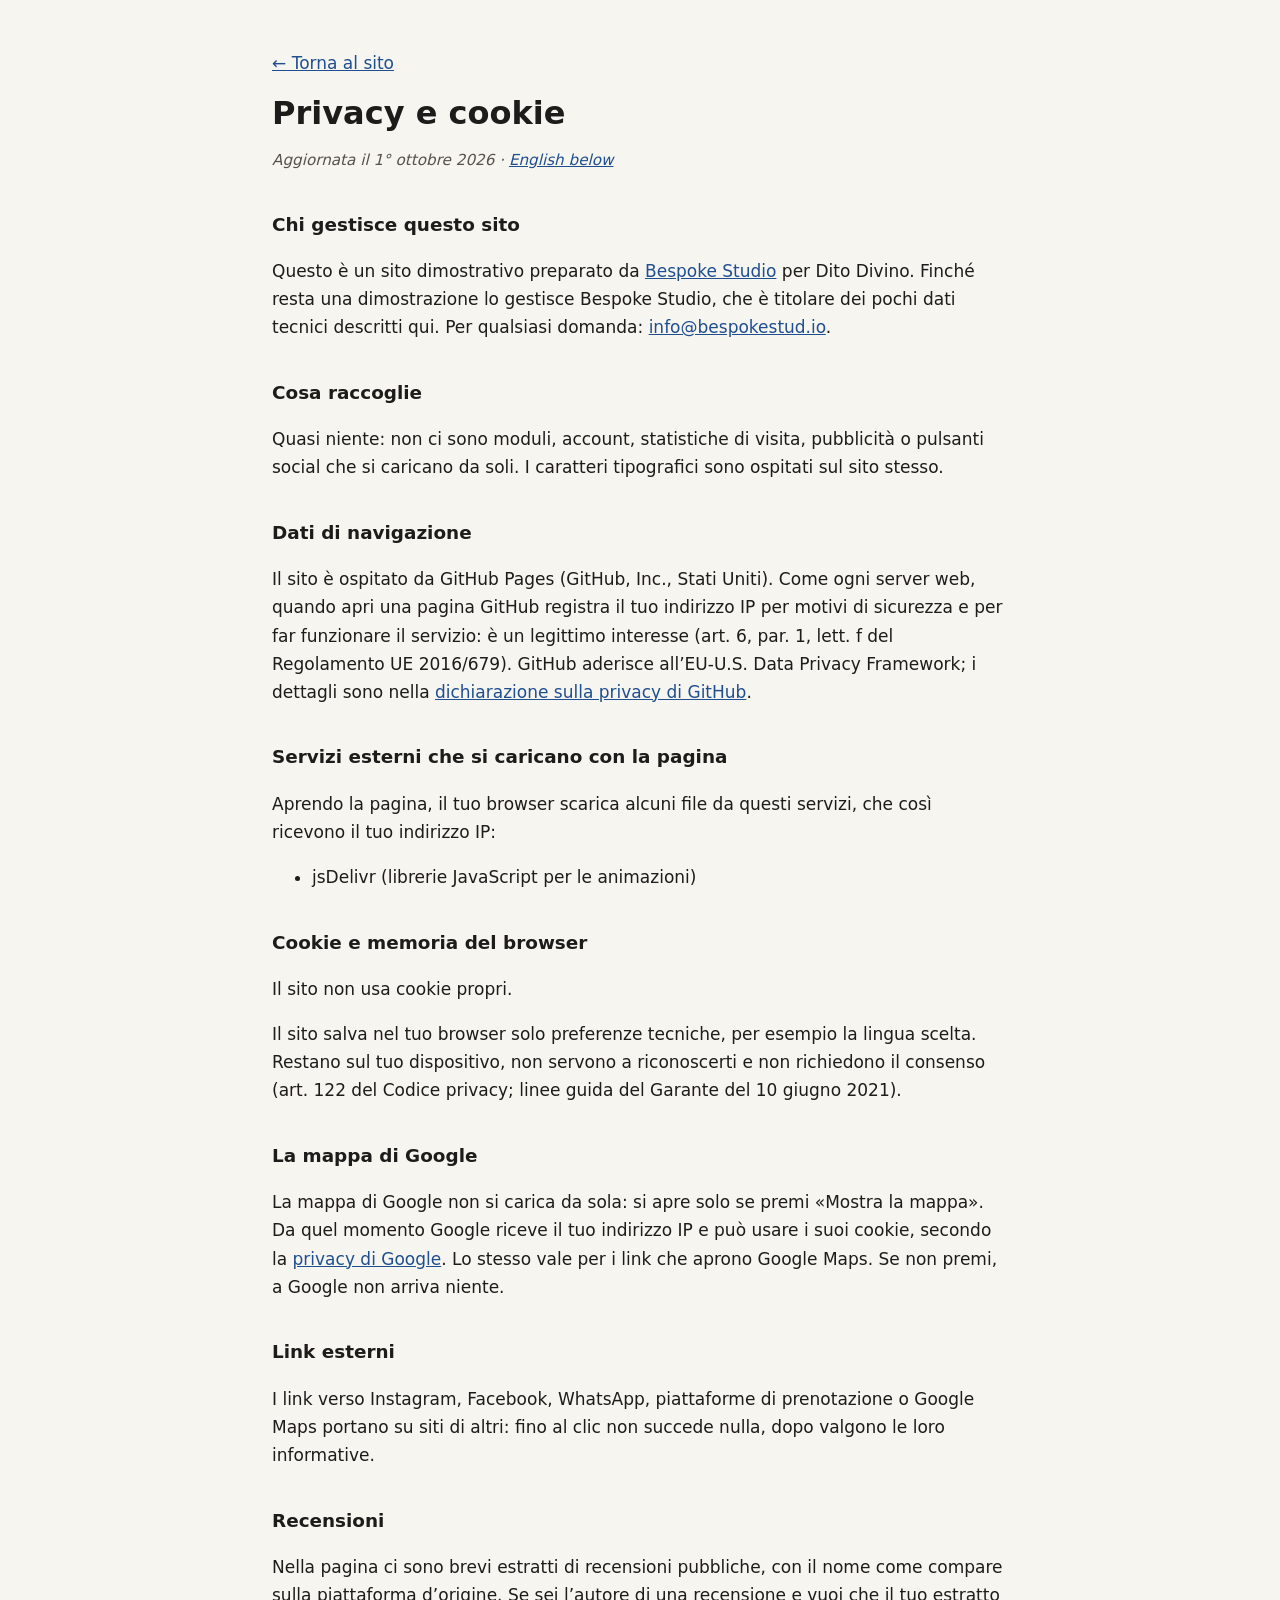
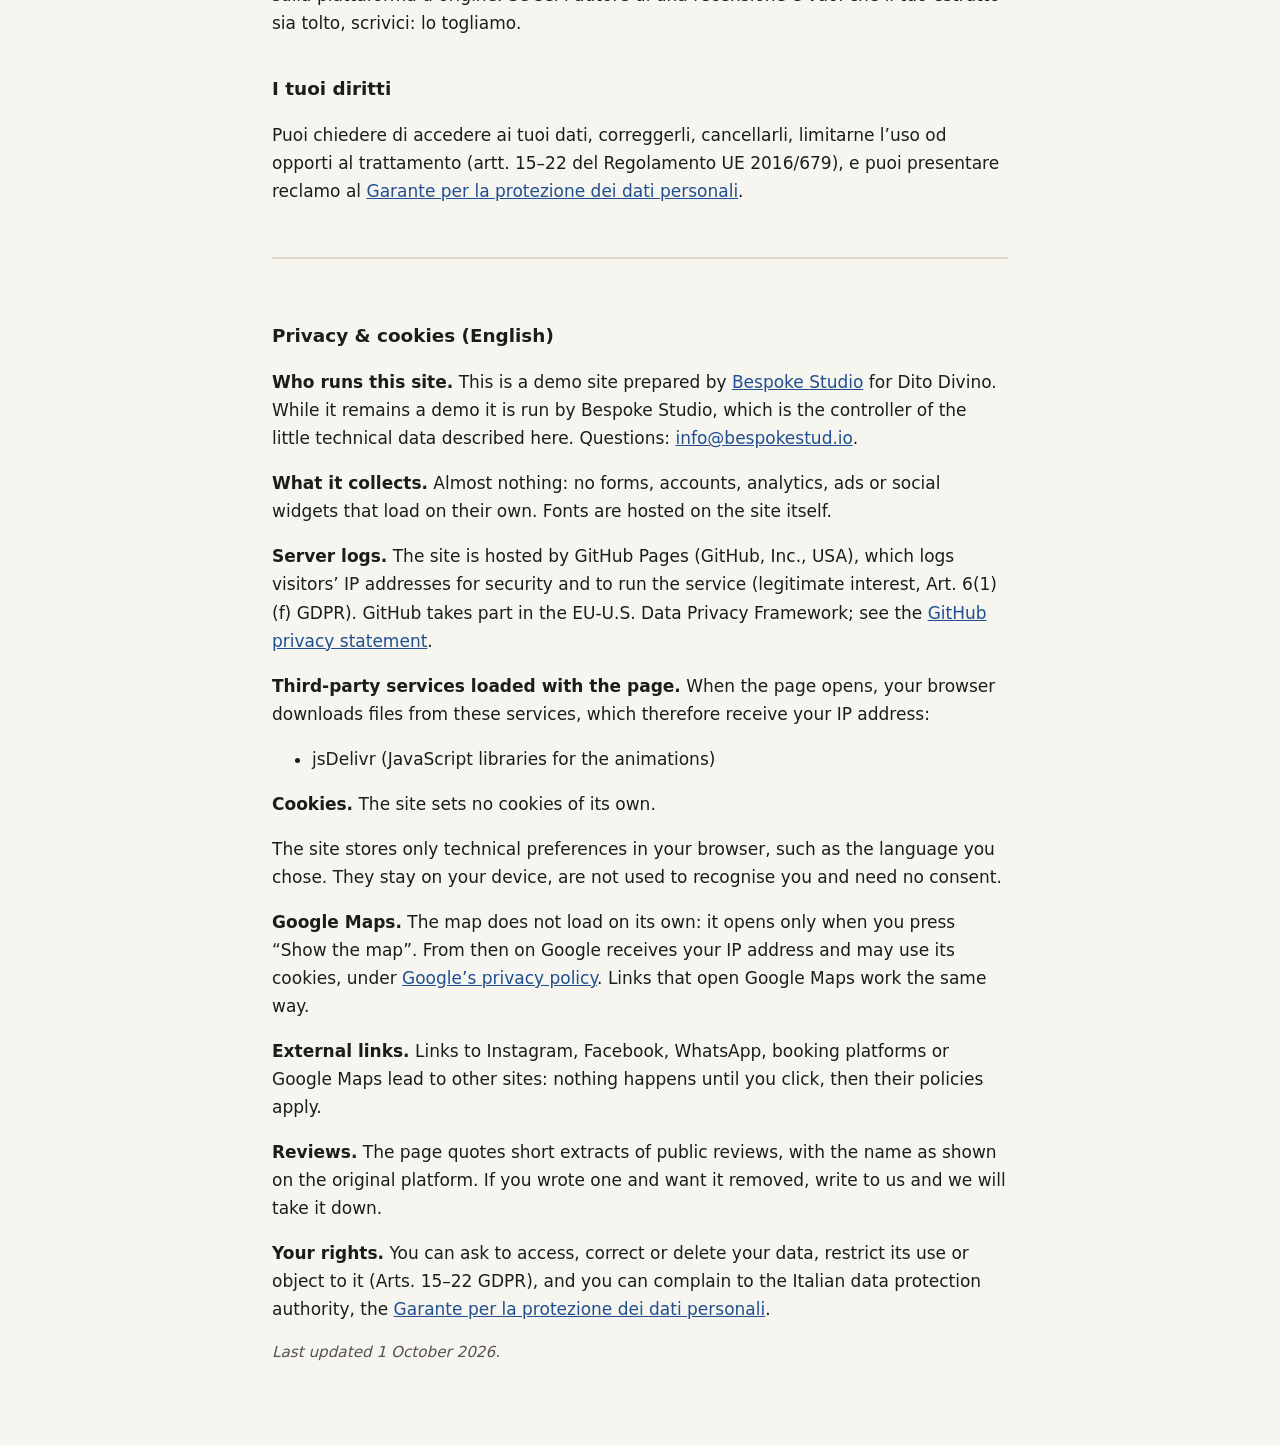
<file: privacy.html>
<!DOCTYPE html>
<html lang="it">
<head>
  <meta charset="UTF-8">
  <meta name="viewport" content="width=device-width, initial-scale=1.0">
  <meta name="robots" content="noindex">
  <title>Privacy e cookie · Dito Divino</title>
  <meta name="description" content="Informativa privacy e cookie del sito Dito Divino.">
  <style>
    body { margin: 0; background: #f7f5f0; color: #1d1c1a; font: 17px/1.65 system-ui, -apple-system, "Segoe UI", Roboto, sans-serif; }
    main { max-width: 46rem; margin: 0 auto; padding: 32px 20px 64px; }
    h1 { font-size: 2rem; line-height: 1.2; margin: 0.4em 0 0.2em; }
    h2 { font-size: 1.15rem; margin: 2em 0 0.4em; }
    a { color: #1f4f8f; }
    .data { color: #55524c; font-style: italic; font-size: 0.95rem; }
    .en { margin-top: 3em; padding-top: 1.5em; border-top: 2px solid #ddd8cc; }
    code { font-size: 0.9em; background: #ebe7dc; padding: 0 4px; border-radius: 3px; }
  </style>
</head>
<body>
<main>
  <p><a href="index.html">← Torna al sito</a></p>
  <h1>Privacy e cookie</h1>
  <p class="data">Aggiornata il 1° ottobre 2026 · <a href="#english" lang="en">English below</a></p>
  <h2>Chi gestisce questo sito</h2>
  <p>Questo è un sito dimostrativo preparato da <a href="https://bespokestud.io" rel="noopener">Bespoke Studio</a> per Dito Divino. Finché resta una dimostrazione lo gestisce Bespoke Studio, che è titolare dei pochi dati tecnici descritti qui. Per qualsiasi domanda: <a href="mailto:info@bespokestud.io">info@bespokestud.io</a>.</p>
  <h2>Cosa raccoglie</h2>
  <p>Quasi niente: non ci sono moduli, account, statistiche di visita, pubblicità o pulsanti social che si caricano da soli. I caratteri tipografici sono ospitati sul sito stesso.</p>
  <h2>Dati di navigazione</h2>
  <p>Il sito è ospitato da GitHub Pages (GitHub, Inc., Stati Uniti). Come ogni server web, quando apri una pagina GitHub registra il tuo indirizzo IP per motivi di sicurezza e per far funzionare il servizio: è un legittimo interesse (art. 6, par. 1, lett. f del Regolamento UE 2016/679). GitHub aderisce all’EU-U.S. Data Privacy Framework; i dettagli sono nella <a href="https://docs.github.com/site-policy/privacy-policies/github-general-privacy-statement" rel="noopener">dichiarazione sulla privacy di GitHub</a>.</p>
  <h2>Servizi esterni che si caricano con la pagina</h2>
  <p>Aprendo la pagina, il tuo browser scarica alcuni file da questi servizi, che così ricevono il tuo indirizzo IP:</p>
  <ul><li>jsDelivr (librerie JavaScript per le animazioni)</li></ul>
  <h2>Cookie e memoria del browser</h2>
  <p>Il sito non usa cookie propri.</p>
  <p>Il sito salva nel tuo browser solo preferenze tecniche, per esempio la lingua scelta. Restano sul tuo dispositivo, non servono a riconoscerti e non richiedono il consenso (art. 122 del Codice privacy; linee guida del Garante del 10 giugno 2021).</p>
  <h2>La mappa di Google</h2>
  <p>La mappa di Google non si carica da sola: si apre solo se premi «Mostra la mappa». Da quel momento Google riceve il tuo indirizzo IP e può usare i suoi cookie, secondo la <a href="https://policies.google.com/privacy?hl=it" rel="noopener">privacy di Google</a>. Lo stesso vale per i link che aprono Google Maps. Se non premi, a Google non arriva niente.</p>
  <h2>Link esterni</h2>
  <p>I link verso Instagram, Facebook, WhatsApp, piattaforme di prenotazione o Google Maps portano su siti di altri: fino al clic non succede nulla, dopo valgono le loro informative.</p>
  <h2>Recensioni</h2>
  <p>Nella pagina ci sono brevi estratti di recensioni pubbliche, con il nome come compare sulla piattaforma d’origine. Se sei l’autore di una recensione e vuoi che il tuo estratto sia tolto, scrivici: lo togliamo.</p>
  <h2>I tuoi diritti</h2>
  <p>Puoi chiedere di accedere ai tuoi dati, correggerli, cancellarli, limitarne l’uso od opporti al trattamento (artt. 15–22 del Regolamento UE 2016/679), e puoi presentare reclamo al <a href="https://www.garanteprivacy.it" rel="noopener">Garante per la protezione dei dati personali</a>.</p>
  <div class="en" id="english" lang="en">
    <h2>Privacy &amp; cookies (English)</h2>
    <p><strong>Who runs this site.</strong> This is a demo site prepared by <a href="https://bespokestud.io" rel="noopener">Bespoke Studio</a> for Dito Divino. While it remains a demo it is run by Bespoke Studio, which is the controller of the little technical data described here. Questions: <a href="mailto:info@bespokestud.io">info@bespokestud.io</a>.</p>
    <p><strong>What it collects.</strong> Almost nothing: no forms, accounts, analytics, ads or social widgets that load on their own. Fonts are hosted on the site itself.</p>
    <p><strong>Server logs.</strong> The site is hosted by GitHub Pages (GitHub, Inc., USA), which logs visitors’ IP addresses for security and to run the service (legitimate interest, Art. 6(1)(f) GDPR). GitHub takes part in the EU-U.S. Data Privacy Framework; see the <a href="https://docs.github.com/site-policy/privacy-policies/github-general-privacy-statement" rel="noopener">GitHub privacy statement</a>.</p>
    <p><strong>Third-party services loaded with the page.</strong> When the page opens, your browser downloads files from these services, which therefore receive your IP address:</p><ul><li>jsDelivr (JavaScript libraries for the animations)</li></ul>
    <p><strong>Cookies.</strong> The site sets no cookies of its own.</p>
    <p>The site stores only technical preferences in your browser, such as the language you chose. They stay on your device, are not used to recognise you and need no consent.</p>
    <p><strong>Google Maps.</strong> The map does not load on its own: it opens only when you press “Show the map”. From then on Google receives your IP address and may use its cookies, under <a href="https://policies.google.com/privacy?hl=en" rel="noopener">Google’s privacy policy</a>. Links that open Google Maps work the same way.</p>
    <p><strong>External links.</strong> Links to Instagram, Facebook, WhatsApp, booking platforms or Google Maps lead to other sites: nothing happens until you click, then their policies apply.</p>
    <p><strong>Reviews.</strong> The page quotes short extracts of public reviews, with the name as shown on the original platform. If you wrote one and want it removed, write to us and we will take it down.</p>
    <p><strong>Your rights.</strong> You can ask to access, correct or delete your data, restrict its use or object to it (Arts. 15–22 GDPR), and you can complain to the Italian data protection authority, the <a href="https://www.garanteprivacy.it" rel="noopener">Garante per la protezione dei dati personali</a>.</p>
    <p class="data">Last updated 1 October 2026.</p>
  </div>
</main>
</body>
</html>
</file>
